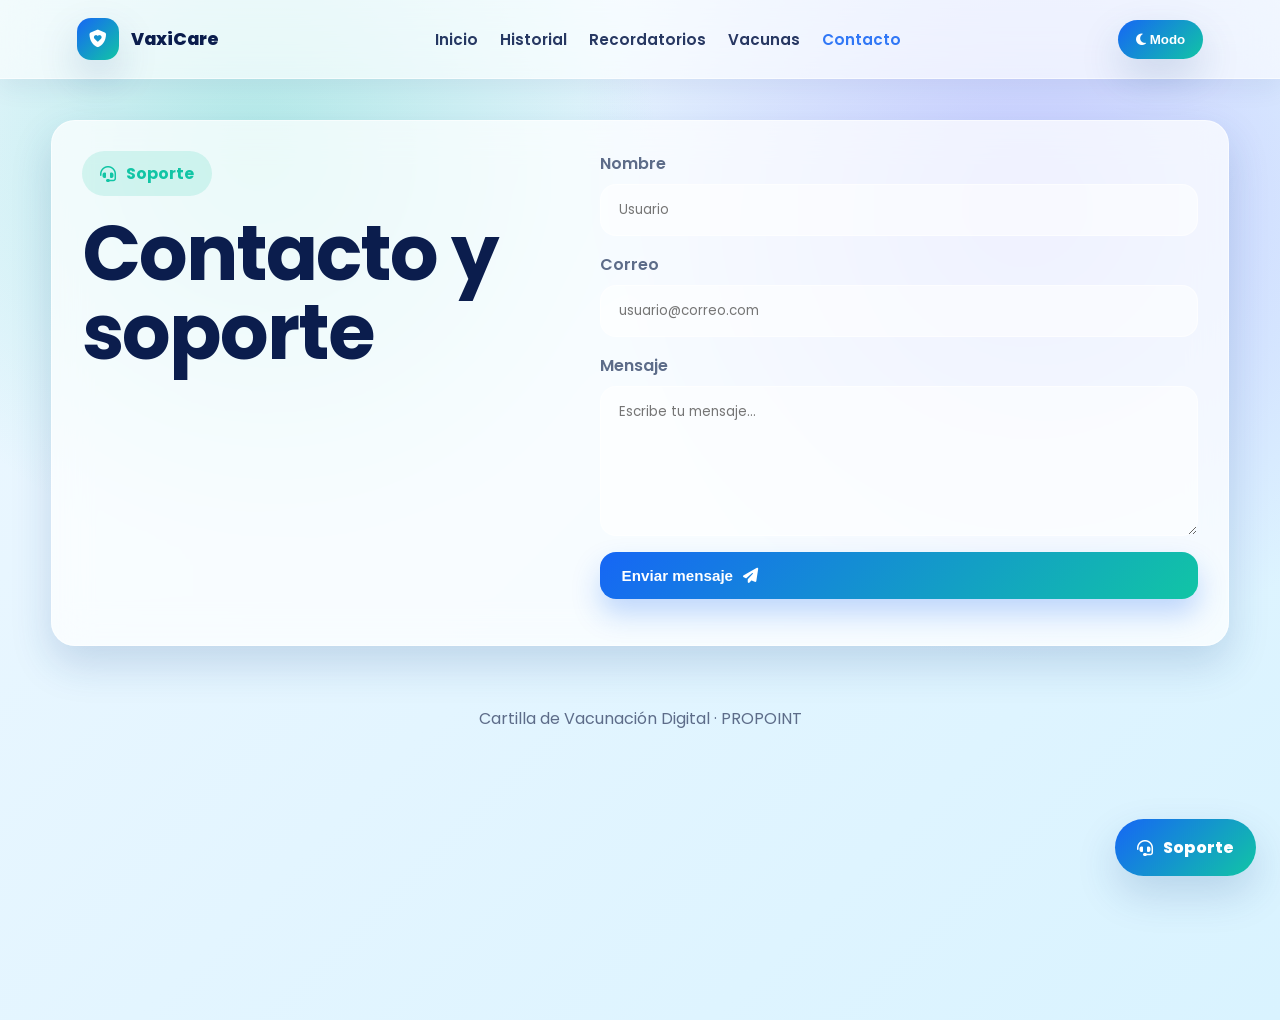
<file: pages/contacto.html>
<!DOCTYPE html>
<html lang="es">
  <head>
    <meta charset="UTF-8" />
    <meta name="viewport" content="width=device-width, initial-scale=1.0" />
    <title>Contacto</title>
    <link rel="preconnect" href="https://fonts.googleapis.com" />
    <link rel="preconnect" href="https://fonts.gstatic.com" crossorigin />
    <link
      href="https://fonts.googleapis.com/css2?family=Poppins:wght@300;400;500;600;700;800&display=swap"
      rel="stylesheet"
    />
    <link
      rel="stylesheet"
      href="https://cdnjs.cloudflare.com/ajax/libs/font-awesome/6.5.0/css/all.min.css"
    />
    <link rel="stylesheet" href="../css/styles.css" />
  </head>

  <body>

    <!-- Barra de navegación -->
    <header class="navbar">

      <!-- Logo y nombre de la página -->
      <a href="../index.html" class="brand">
        <i class="fa-solid fa-shield-heart"></i>
        <span>VaxiCare</span>
      </a>

      <!-- Menú de navegación -->
      <nav class="nav-links">

        <!-- Enlaces entre páginas -->
        <a href="../index.html">Inicio</a>
        <a href="historial.html">Historial</a>
        <a href="recordatorios.html">Recordatorios</a>
        <a href="vacunas.html">Vacunas</a>

        <!-- La clase active marca la página actual -->
        <a class="active" href="contacto.html">Contacto</a>
      </nav>

      <!-- Botón para cambiar el tema oscuro/claro -->
      <button class="theme-btn" id="themeBtn">

        <!-- Icono de luna -->
        <i class="fa-solid fa-moon"></i>

        <!-- Texto del botón -->
        <span> Modo</span>
      </button>
    </header>

    <!-- Contenido principal -->
    <main class="main-layout page-layout">

      <!-- Tarjeta principal con efecto glass -->
      <section class="glass-card contact-section">

        <!-- Encabezado de la sección -->
        <div>

          <!-- Etiqueta decorativa -->
          <span class="tag">
            <i class="fa-solid fa-headset"></i>
            Soporte
          </span>

          <!-- Título principal -->
          <h1 class="page-title">Contacto y soporte</h1>

        </div>

        <!-- Formulario de contacto -->
        <form class="contact-form" id="contactForm">

          <!-- Campo para escribir el nombre -->
          <label>
            Nombre

            <input
              type="text"
              id="nameInput"
              placeholder="Usuario"
              required
            />
          </label>

          <!-- Campo para escribir correo -->
          <label>
            Correo

            <input
              type="email"
              placeholder="usuario@correo.com"
              required
            />
          </label>

          <!-- Área para escribir mensaje -->
          <label>
            Mensaje

            <textarea
              placeholder="Escribe tu mensaje..."
              required
            ></textarea>
          </label>

          <!-- Botón para enviar -->
          <button class="btn btn-primary" type="submit">

            <!-- Texto del botón -->
            Enviar mensaje

            <!-- Icono de avión -->
            <i class="fa-solid fa-paper-plane"></i>
          </button>

          <!-- Aquí aparecerá el mensaje generado con JS -->
          <p class="form-message" id="formMessage"></p>
        </form>
      </section>
    </main>

    <!-- Botón flotante de soporte -->
    <a href="contacto.html" class="support-btn">
      <i class="fa-solid fa-headset"></i>
      Soporte
    </a>

    <!-- Pie de página -->
    <footer>
      <p>Cartilla de Vacunación Digital · PROPOINT</p>
    </footer>

    <!-- Archivo donde están los datos simulados -->
    <script src="../js/data.js"></script>

    <!-- JS principal de la página -->
    <script src="../js/app.js"></script>

    <!-- JS específico del formulario de contacto -->
    <script src="../js/contacto.js"></script>

  </body>
</html>
</file>
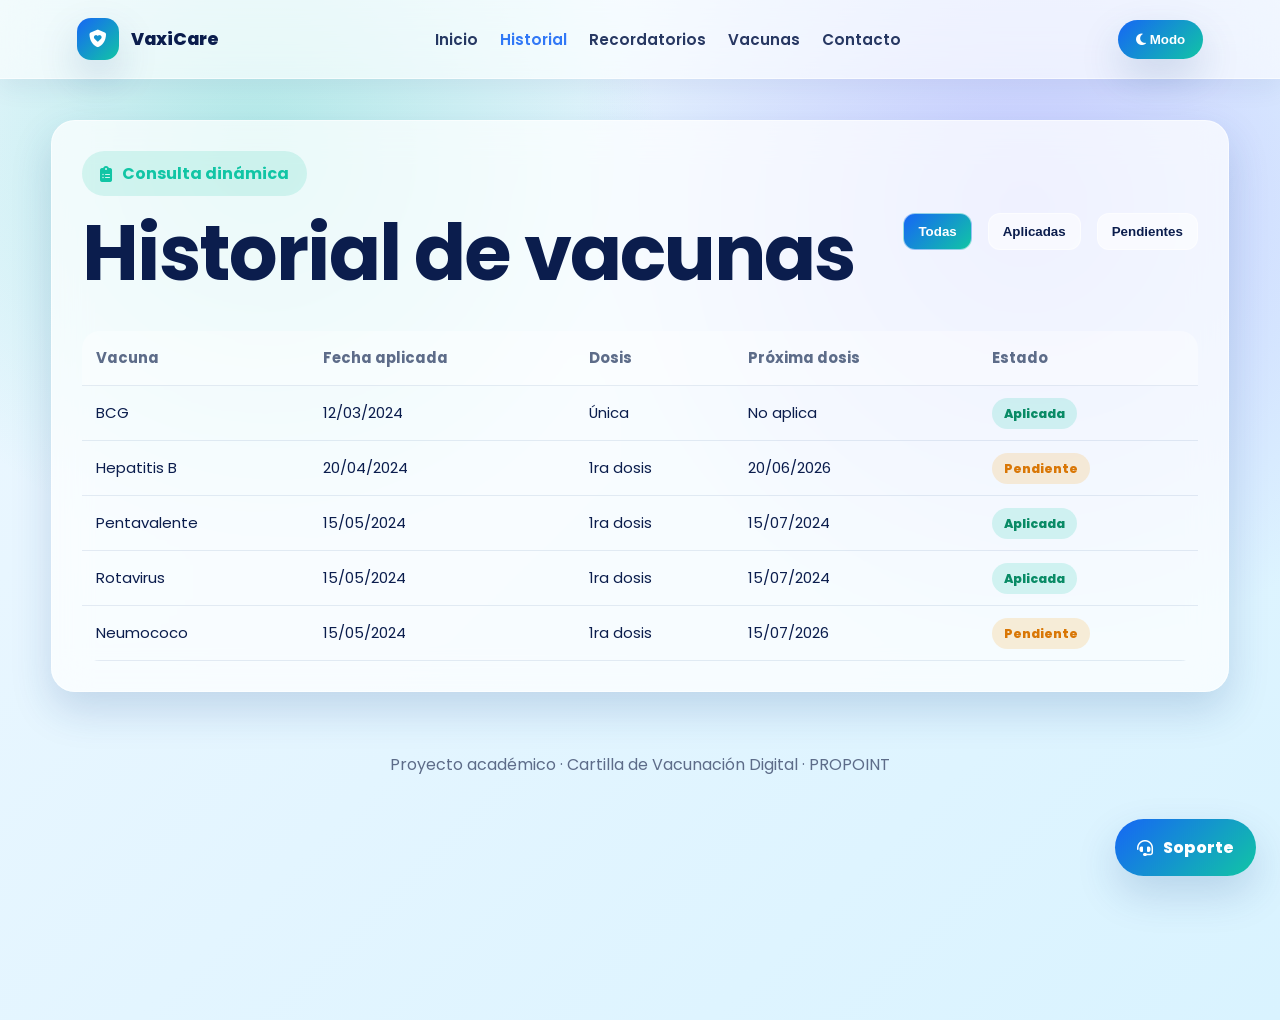
<file: pages/historial.html>
<!DOCTYPE html>
<html lang="es">
  <head>
    <meta charset="UTF-8" />
    <meta name="viewport" content="width=device-width, initial-scale=1.0" />
    <title>Historial</title>
    <link rel="preconnect" href="https://fonts.googleapis.com" />
    <link rel="preconnect" href="https://fonts.gstatic.com" crossorigin />
    <link
      href="https://fonts.googleapis.com/css2?family=Poppins:wght@300;400;500;600;700;800&display=swap"
      rel="stylesheet"
    />
    <link
      rel="stylesheet"
      href="https://cdnjs.cloudflare.com/ajax/libs/font-awesome/6.5.0/css/all.min.css"
    />
    <link rel="stylesheet" href="../css/styles.css" />
  </head>

  <body>

    <!-- Barra de navegación -->
    <header class="navbar">

      <!-- Logo y nombre de la página -->
      <a href="../index.html" class="brand">

        <!-- Icono -->
        <i class="fa-solid fa-shield-heart"></i>

        <!-- Nombre -->
        <span>VaxiCare</span>
      </a>

      <!-- Menú de navegación -->
      <nav class="nav-links">

        <!-- Enlaces entre páginas -->
        <a href="../index.html">Inicio</a>

        <!-- La clase active marca la página actual -->
        <a class="active" href="historial.html">Historial</a>

        <a href="recordatorios.html">Recordatorios</a>
        <a href="vacunas.html">Vacunas</a>
        <a href="contacto.html">Contacto</a>
      </nav>

      <!-- Botón para cambiar tema claro/oscuro -->
      <button class="theme-btn" id="themeBtn">

        <!-- Icono -->
        <i class="fa-solid fa-moon"></i>

        <!-- Texto -->
        <span> Modo</span>
      </button>
    </header>

    <!-- Contenido principal -->
    <main class="main-layout page-layout">

      <!-- Tarjeta principal -->
      <section class="glass-card section-block">

        <!-- Encabezado de la sección -->
        <div class="section-title">

          <div>

            <!-- Etiqueta decorativa -->
            <span class="tag">

              <i class="fa-solid fa-clipboard-list"></i>

              Consulta dinámica
            </span>

            <!-- Título -->
            <h1 class="page-title">
              Historial de vacunas
            </h1>
          </div>

          <!-- Botones de filtrado -->
          <div class="filters">

            <!--
              Este botón muestra todas las vacunas.
              data-filter se usa en JS para identificar el filtro.
            -->
            <button
              class="filter-btn active"
              data-filter="todas"
            >
              Todas
            </button>

            <!-- Botón para vacunas aplicadas -->
            <button
              class="filter-btn"
              data-filter="aplicada"
            >
              Aplicadas
            </button>

            <!-- Botón para vacunas pendientes -->
            <button
              class="filter-btn"
              data-filter="pendiente"
            >
              Pendientes
            </button>
          </div>
        </div>

        <!-- Contenedor de la tabla -->
        <div class="table-wrapper">

          <!-- Tabla del historial -->
          <table>

            <!-- Encabezados -->
            <thead>
              <tr>

                <th>Vacuna</th>

                <th>Fecha aplicada</th>

                <th>Dosis</th>

                <th>Próxima dosis</th>

                <th>Estado</th>
              </tr>
            </thead>

            <!--
              El tbody está vacío porque las filas
              se generan dinámicamente con JavaScript.
            -->
            <tbody id="vaccinesTable"></tbody>
          </table>
        </div>
      </section>
    </main>

    <!-- Botón flotante de soporte -->
    <a href="contacto.html" class="support-btn">

      <i class="fa-solid fa-headset"></i>

      Soporte
    </a>

    <!-- Pie de página -->
    <footer>

      <p>
        Proyecto académico · Cartilla de Vacunación Digital · PROPOINT
      </p>
    </footer>

    <!-- Archivo donde están los datos -->
    <script src="../js/data.js"></script>

    <!-- JS general del proyecto -->
    <script src="../js/app.js"></script>

    <!--
      JS encargado del historial:
      genera la tabla y aplica los filtros.
    -->
    <script src="../js/historial.js"></script>

  </body>
</html>
</file>
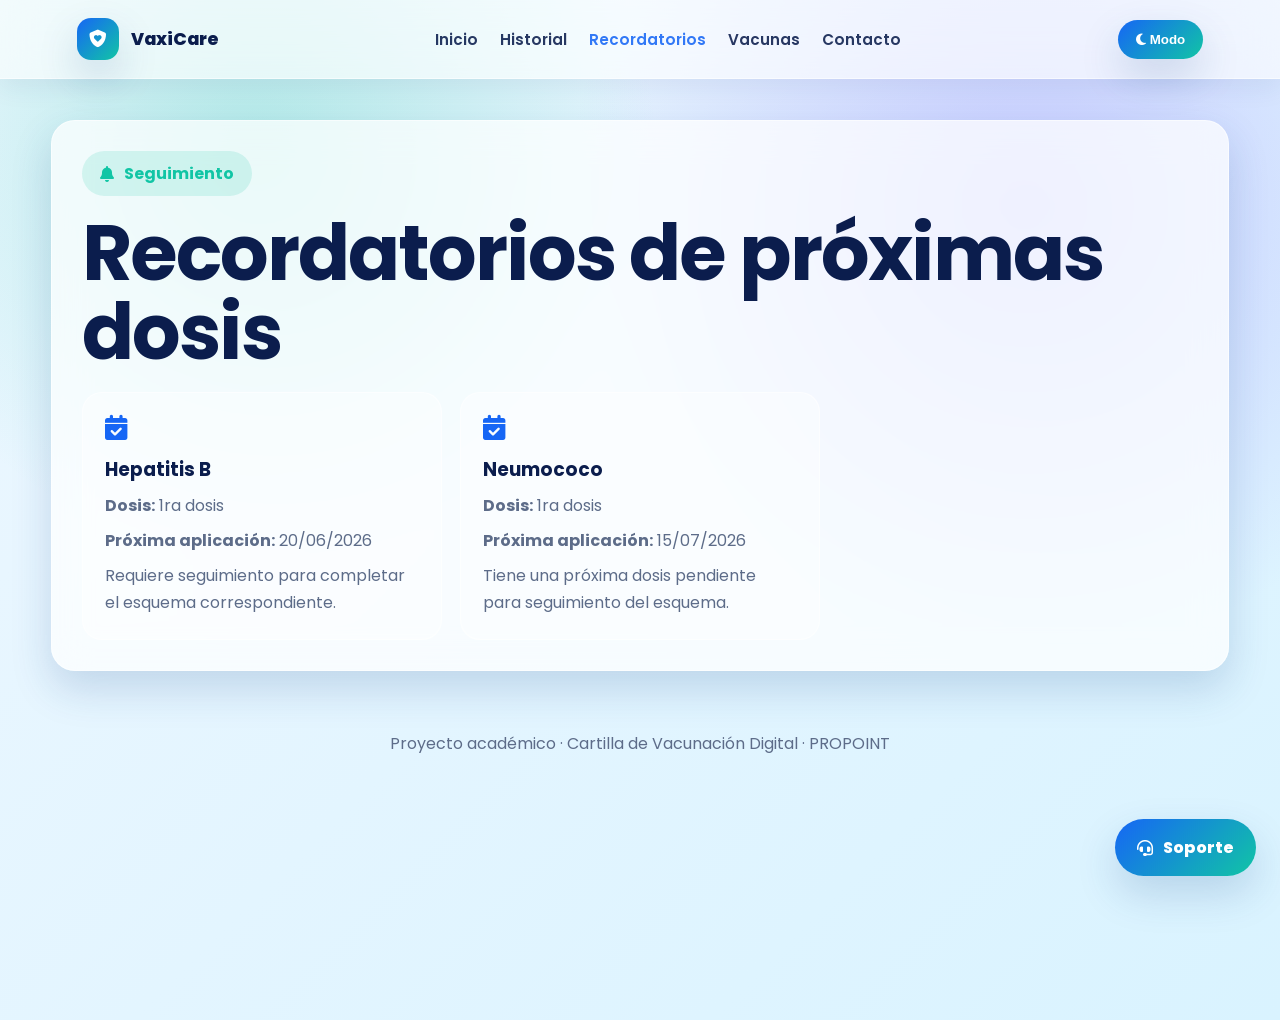
<file: pages/recordatorios.html>
<!DOCTYPE html>
<html lang="es">
  <head>
    <meta charset="UTF-8" />
    <meta name="viewport" content="width=device-width, initial-scale=1.0" />
    <title>Recordatorios</title>
    <link rel="preconnect" href="https://fonts.googleapis.com" />
    <link rel="preconnect" href="https://fonts.gstatic.com" crossorigin />
    <link
      href="https://fonts.googleapis.com/css2?family=Poppins:wght@300;400;500;600;700;800&display=swap"
      rel="stylesheet"
    />
    <link
      rel="stylesheet"
      href="https://cdnjs.cloudflare.com/ajax/libs/font-awesome/6.5.0/css/all.min.css"
    />
    <link rel="stylesheet" href="../css/styles.css" />
  </head>

  <body>

    <!-- Barra superior de navegación -->
    <header class="navbar">

      <!-- Logo y nombre de la página -->
      <a href="../index.html" class="brand">

        <!-- Icono del logo -->
        <i class="fa-solid fa-shield-heart"></i>

        <!-- Nombre del sistema -->
        <span>VaxiCare</span>
      </a>

      <!-- Menú con los enlaces principales -->
      <nav class="nav-links">

        <!-- Enlace al inicio -->
        <a href="../index.html">Inicio</a>

        <!-- Enlace al historial -->
        <a href="historial.html">Historial</a>

        <!-- Página actual marcada con active -->
        <a class="active" href="recordatorios.html">Recordatorios</a>

        <!-- Enlace a vacunas -->
        <a href="vacunas.html">Vacunas</a>

        <!-- Enlace a contacto -->
        <a href="contacto.html">Contacto</a>
      </nav>

      <!-- Botón para cambiar entre modo claro y oscuro -->
      <button class="theme-btn" id="themeBtn">

        <!-- Icono del botón de modo -->
        <i class="fa-solid fa-moon"></i>

        <!-- Texto del botón -->
        <span> Modo</span>
      </button>
    </header>

    <!-- Contenido principal de la página -->
    <main class="main-layout page-layout">

      <!-- Tarjeta donde se muestran los recordatorios -->
      <section class="glass-card section-block">

        <!-- Etiqueta pequeña de la sección -->
        <span class="tag">

          <!-- Icono de campana -->
          <i class="fa-solid fa-bell"></i>

          Seguimiento
        </span>

        <!-- Título principal -->
        <h1 class="page-title">
          Recordatorios de próximas dosis
        </h1>
        <!--
          Este contenedor está vacío porque las tarjetas
          de recordatorios se agregan desde JavaScript.
        -->
        <div class="reminders-grid" id="remindersContainer"></div>
      </section>
    </main>

    <!-- Botón flotante para ir a soporte -->
    <a href="contacto.html" class="support-btn">

      <!-- Icono de soporte -->
      <i class="fa-solid fa-headset"></i>

      Soporte
    </a>

    <!-- Pie de página -->
    <footer>

      <p>
        Proyecto académico · Cartilla de Vacunación Digital · PROPOINT
      </p>
    </footer>

    <!-- Archivo donde se encuentran los datos de ejemplo -->
    <script src="../js/data.js"></script>

    <!-- Archivo JS general del proyecto -->
    <script src="../js/app.js"></script>

    <!--
      Archivo encargado de crear los recordatorios
      y mostrarlos dentro de remindersContainer.
    -->
    <script src="../js/recordatorios.js"></script>

  </body>
</html>
</file>
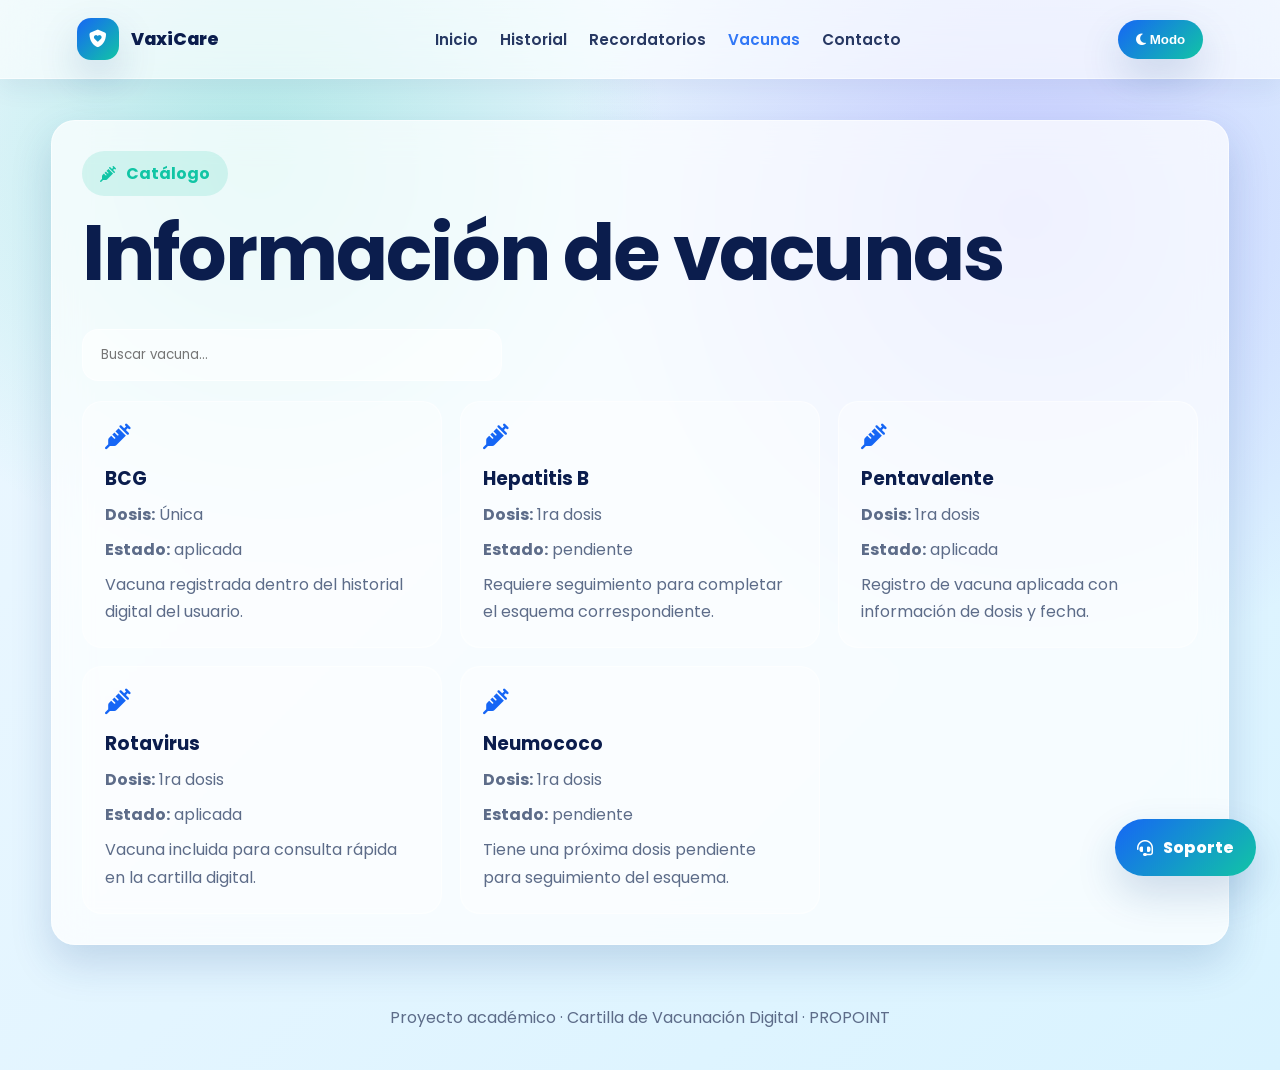
<file: pages/vacunas.html>
<!DOCTYPE html>
<html lang="es">
  <head>
    <meta charset="UTF-8" />
    <meta name="viewport" content="width=device-width, initial-scale=1.0" />
    <title>Vacunas</title>
    <link rel="preconnect" href="https://fonts.googleapis.com" />
    <link rel="preconnect" href="https://fonts.gstatic.com" crossorigin />
    <link
      href="https://fonts.googleapis.com/css2?family=Poppins:wght@300;400;500;600;700;800&display=swap"
      rel="stylesheet"
    />
    <link
      rel="stylesheet"
      href="https://cdnjs.cloudflare.com/ajax/libs/font-awesome/6.5.0/css/all.min.css"
    />
    <link rel="stylesheet" href="../css/styles.css" />
  </head>

  <body>

    <!-- Barra de navegación -->
    <header class="navbar">

      <!-- Logo y nombre de la página -->
      <a href="../index.html" class="brand">

        <!-- Icono -->
        <i class="fa-solid fa-shield-heart"></i>

        <!-- Nombre -->
        <span>VaxiCare</span>
      </a>

      <!-- Menú principal -->
      <nav class="nav-links">

        <!-- Enlaces de navegación -->
        <a href="../index.html">Inicio</a>

        <a href="historial.html">Historial</a>

        <a href="recordatorios.html">Recordatorios</a>

        <!-- Página actual -->
        <a class="active" href="vacunas.html">Vacunas</a>

        <a href="contacto.html">Contacto</a>
      </nav>

      <!-- Botón para cambiar el tema -->
      <button class="theme-btn" id="themeBtn">

        <!-- Icono -->
        <i class="fa-solid fa-moon"></i>

        <!-- Texto -->
        <span> Modo</span>
      </button>
    </header>

    <!-- Contenido principal -->
    <main class="main-layout page-layout">

      <!-- Tarjeta principal -->
      <section class="glass-card section-block">

        <!-- Encabezado de la sección -->
        <div class="section-title">

          <div>

            <!-- Etiqueta decorativa -->
            <span class="tag">

              <!-- Icono -->
              <i class="fa-solid fa-syringe"></i>

              Catálogo
            </span>

            <!-- Título principal -->
            <h1 class="page-title">
              Información de vacunas
            </h1>

          </div>

          <!--
            Input para buscar vacunas.
            type="search" ayuda a que el navegador
            lo reconozca como buscador.
          -->
          <input
            class="search-input"
            id="searchInput"
            type="search"
            placeholder="Buscar vacuna..."
          />
        </div>

        <!--
          Contenedor donde JavaScript agregará
          dinámicamente las tarjetas de vacunas.
        -->
        <div
          class="catalog-grid"
          id="catalogContainer"
        ></div>
      </section>
    </main>

    <!-- Botón flotante de soporte -->
    <a href="contacto.html" class="support-btn">

      <!-- Icono -->
      <i class="fa-solid fa-headset"></i>

      Soporte
    </a>

    <!-- Pie de página -->
    <footer>

      <p>
        Proyecto académico · Cartilla de Vacunación Digital · PROPOINT
      </p>
    </footer>

    <!-- Archivo con los datos de vacunas -->
    <script src="../js/data.js"></script>

    <!-- Archivo JS general -->
    <script src="../js/app.js"></script>

    <!--
      Archivo encargado de:
      - Mostrar las vacunas
      - Crear las tarjetas
      - Realizar las búsquedas dinámicas
    -->
    <script src="../js/vacunas.js"></script>

  </body>
</html>
</file>
<file: css/styles.css>
/* VaxiCare */
:root {
    --bg: #edf7ff;
    --bg2: #d9f3ff;
    --text: #0b1d4d;
    --muted: #5d6c89;
    --primary: #1666f5;
    --secondary: #11c5a5;
    --card: rgba(255, 255, 255, .72);
    --soft: rgba(255, 255, 255, .36);
    --border: rgba(255, 255, 255, .55);
    --shadow: 0 18px 40px rgba(23, 72, 140, .18);
    --radius: 24px
}

body.dark {
    --bg: #081222;
    --bg2: #10213b;
    --text: #f3f8ff;
    --muted: #b8c7df;
    --card: rgba(15, 30, 55, .72);
    --soft: rgba(255, 255, 255, .08);
    --border: rgba(255, 255, 255, .12);
    --shadow: 0 18px 40px rgba(0, 0, 0, .35)
}

* {
    margin: 0;
    padding: 0;
    box-sizing: border-box
}

html {
    scroll-behavior: smooth
}

body {
    min-height: 100vh;
    font-family: Poppins, sans-serif;
    color: var(--text);
    background: radial-gradient(circle at 20% 15%, rgba(17, 197, 165, .25), transparent 30%), radial-gradient(circle at 80% 20%, rgba(123, 97, 255, .28), transparent 35%), linear-gradient(135deg, var(--bg), var(--bg2));
    overflow-x: hidden
}

.navbar {
    position: fixed;
    top: 0;
    left: 0;
    width: 100%;
    z-index: 1000;
    display: flex;
    justify-content: space-between;
    align-items: center;
    gap: 18px;
    padding: 18px 6%;
    background: rgba(255, 255, 255, .62);
    backdrop-filter: blur(18px);
    border-bottom: 1px solid var(--border);
    box-shadow: 0 8px 24px rgba(30, 60, 120, .08)
}

body.dark .navbar {
    background: rgba(9, 18, 35, .72)
}

.brand {
    display: flex;
    align-items: center;
    gap: 12px;
    font-weight: 800;
    font-size: 1.1rem;
    color: var(--text);
    text-decoration: none
}

.brand i {
    width: 42px;
    height: 42px;
    display: grid;
    place-items: center;
    border-radius: 14px;
    color: #fff;
    background: linear-gradient(135deg, var(--primary), var(--secondary));
    box-shadow: var(--shadow)
}

.nav-links {
    display: flex;
    gap: 22px;
    align-items: center
}

.nav-links a {
    text-decoration: none;
    color: var(--text);
    font-weight: 600;
    font-size: .95rem;
    opacity: .88
}

.nav-links a:hover,
.nav-links a.active {
    color: var(--primary)
}

.theme-btn {
    border: none;
    cursor: pointer;
    padding: 12px 18px;
    border-radius: 999px;
    color: #fff;
    background: linear-gradient(135deg, var(--primary), var(--secondary));
    box-shadow: var(--shadow);
    font-weight: 700
}

.main-layout {
    width: min(1450px, 92%);
    margin: 120px auto 60px;
    display: grid;
    grid-template-columns: 1.1fr .9fr;
    gap: 24px
}

.page-layout {
    grid-template-columns: 1fr
}

.glass-card {
    background: var(--card);
    border: 1px solid var(--border);
    border-radius: var(--radius);
    box-shadow: var(--shadow);
    backdrop-filter: blur(18px)
}

.hero {
    grid-column: 1/-1;
    display: grid;
    grid-template-columns: 1fr .85fr;
    align-items: center;
    min-height: 440px;
    padding: 45px;
    overflow: hidden;
    position: relative
}

.hero:before {
    content: "";
    position: absolute;
    width: 360px;
    height: 360px;
    right: -80px;
    top: -80px;
    border-radius: 50%;
    background: rgba(22, 102, 245, .13)
}

.hero-content {
    position: relative;
    z-index: 2
}

.tag {
    display: inline-flex;
    gap: 10px;
    align-items: center;
    padding: 10px 18px;
    border-radius: 999px;
    background: rgba(17, 197, 165, .14);
    color: var(--secondary);
    font-weight: 700;
    margin-bottom: 18px
}

.hero h1,
.page-title {
    font-size: clamp(2.4rem, 6vw, 5.2rem);
    line-height: 1.03;
    margin-bottom: 18px;
    letter-spacing: -2px
}

.hero h1 span {
    background: linear-gradient(135deg, var(--primary), var(--secondary));
    -webkit-background-clip: text;
    color: transparent
}

.hero p,
.page-description {
    max-width: 720px;
    color: var(--muted);
    font-size: 1.05rem;
    line-height: 1.8;
    margin-bottom: 28px
}

.hero-actions,
.filters {
    display: flex;
    gap: 16px;
    flex-wrap: wrap
}

.btn {
    border: none;
    cursor: pointer;
    border-radius: 16px;
    padding: 15px 22px;
    font-weight: 700;
    font-size: .95rem;
    transition: .3s;
    text-decoration: none;
    display: inline-flex;
    gap: 10px;
    align-items: center
}

.btn-primary {
    background: linear-gradient(135deg, var(--primary), var(--secondary));
    color: #fff;
    box-shadow: 0 15px 28px rgba(22, 102, 245, .25)
}

.btn-secondary {
    color: var(--primary);
    background: rgba(255, 255, 255, .62);
    border: 1px solid var(--border)
}

.btn:hover {
    transform: translateY(-4px)
}

.model-area {
    height: 420px;
    display: grid;
    place-items: center;
    z-index: 2
}

model-viewer {
    width: 100%;
    height: 100%;
    min-height: 360px;
    filter: drop-shadow(0 28px 35px rgba(22, 102, 245, .22))
}

.stats-grid,
.features-grid,
.catalog-grid,
.reminders-grid,
.requirements-grid {
    display: grid;
    gap: 18px
}

.stats-grid {
    grid-column: 1/-1;
    grid-template-columns: repeat(4, 1fr)
}

.features-grid,
.catalog-grid,
.reminders-grid {
    grid-template-columns: repeat(3, 1fr);
    margin-top: 20px
}

.requirements-grid {
    grid-template-columns: repeat(5, 1fr);
    margin-top: 20px
}

.stat-card,
.feature-card,
.catalog-card,
.reminder-card {
    background: var(--soft);
    border: 1px solid var(--border);
    border-radius: 20px;
    padding: 22px
}

.stat-card {
    display: flex;
    align-items: center;
    gap: 18px
}

.icon-box {
    min-width: 58px;
    height: 58px;
    display: grid;
    place-items: center;
    border-radius: 18px;
    color: #fff;
    background: linear-gradient(135deg, var(--primary), var(--secondary));
    font-size: 1.35rem
}

.stat-card small {
    color: var(--muted);
    font-weight: 600
}

.stat-card h3 {
    font-size: 1.5rem;
    margin-top: 4px
}

.section-block,
.contact-section {
    grid-column: 1/-1;
    padding: 30px
}

.section-title {
    display: flex;
    justify-content: space-between;
    align-items: center;
    gap: 18px;
    margin-bottom: 20px;
    flex-wrap: wrap
}

.requirements-grid span {
    padding: 13px 15px;
    border-radius: 999px;
    text-align: center;
    font-weight: 700;
    background: rgba(22, 102, 245, .10);
    color: var(--primary)
}

.feature-card i,
.catalog-card i,
.reminder-card i {
    font-size: 1.6rem;
    color: var(--primary);
    margin-bottom: 14px
}

.feature-card p,
.catalog-card p,
.reminder-card p {
    color: var(--muted);
    margin-top: 8px;
    line-height: 1.7
}

.table-wrapper {
    overflow-x: auto
}

table {
    width: 100%;
    border-collapse: collapse;
    border-radius: 18px;
    overflow: hidden
}

th,
td {
    padding: 16px 14px;
    text-align: left;
    border-bottom: 1px solid rgba(120, 150, 190, .18);
    font-size: .93rem
}

th {
    color: var(--muted);
    background: var(--soft)
}

.badge {
    padding: 7px 12px;
    border-radius: 999px;
    font-weight: 800;
    font-size: .78rem
}

.aplicada {
    color: #098b66;
    background: rgba(17, 197, 165, .16)
}

.pendiente {
    color: #d97706;
    background: rgba(245, 158, 11, .16)
}

.filter-btn {
    border: 1px solid var(--border);
    padding: 10px 14px;
    border-radius: 12px;
    cursor: pointer;
    background: rgba(255, 255, 255, .55);
    color: var(--text);
    font-weight: 700
}

.filter-btn.active {
    color: #fff;
    background: linear-gradient(135deg, var(--primary), var(--secondary))
}

.search-input,
.contact-form input,
.contact-form textarea {
    width: min(420px, 100%);
    padding: 15px 18px;
    border: 1px solid var(--border);
    outline: none;
    border-radius: 16px;
    font-family: inherit;
    background: rgba(255, 255, 255, .55);
    color: var(--text)
}

.contact-section {
    display: grid;
    grid-template-columns: .9fr 1.1fr;
    gap: 28px;
    align-items: start
}

.contact-form {
    display: grid;
    gap: 16px
}

.contact-form label {
    display: grid;
    gap: 8px;
    color: var(--muted);
    font-weight: 600
}

.contact-form input,
.contact-form textarea {
    width: 100%
}


.contact-form textarea {
    min-height: 150px;
    resize: vertical
}

.form-message {
    color: var(--secondary);
    font-weight: 700
}

.support-btn {
    position: fixed;
    right: 24px;
    bottom: 24px;
    z-index: 1000;
    color: #fff;
    background: linear-gradient(135deg, var(--primary), var(--secondary));
    padding: 16px 22px;
    border-radius: 999px;
    text-decoration: none;
    font-weight: 800;
    box-shadow: var(--shadow);
    display: flex;
    gap: 10px;
    align-items: center
}

footer {
    width: min(1450px, 92%);
    margin: 0 auto 40px;
    text-align: center;
    color: var(--muted)
}

@media(max-width:1050px) {

    .main-layout,
    .hero,
    .contact-section {
        grid-template-columns: 1fr
    }

    .stats-grid,
    .features-grid,
    .catalog-grid,
    .reminders-grid {
        grid-template-columns: repeat(2, 1fr)
    }

    .requirements-grid {
        grid-template-columns: repeat(3, 1fr)
    }

    .nav-links {
        display: none
    }
}

@media(max-width:680px) {
    .navbar {
        padding: 14px 4%
    }

    .brand span,
    .theme-btn span {
        display: none
    }

    .main-layout {
        width: 94%;
        margin-top: 95px
    }

    .hero,
    .section-block,
    .contact-section {
        padding: 22px
    }

    .stats-grid,
    .features-grid,
    .catalog-grid,
    .reminders-grid,
    .requirements-grid {
        grid-template-columns: 1fr
    }

    .model-area {
        height: 320px
    }

    model-viewer {
        min-height: 290px
    }

    .support-btn {
        right: 14px;
        bottom: 14px;
        padding: 14px 16px;
        font-size: .85rem
    }
}

/* MENU RESPONSIVE */
.menu-toggle {
    display: none;
    border: none;
    cursor: pointer;
    background: linear-gradient(135deg, var(--primary), var(--secondary));
    color: #fff;
    width: 44px;
    height: 44px;
    border-radius: 14px;
    font-size: 1.2rem;
    box-shadow: var(--shadow);
}

@media(max-width:1050px) {

    .menu-toggle {
        display: grid;
        place-items: center;
    }

    .nav-links {
        display: none;
        position: absolute;
        top: 78px;
        left: 4%;
        right: 4%;
        flex-direction: column;
        gap: 12px;
        padding: 20px;
        border-radius: 22px;
        background: var(--card);
        border: 1px solid var(--border);
        box-shadow: var(--shadow);
        backdrop-filter: blur(18px);
    }

    .nav-links.active {
        display: flex;
    }

    .nav-links a {
        width: 100%;
        text-align: center;
        padding: 12px;
        border-radius: 14px;
        background: var(--soft);
    }
}

@media(max-width:680px) {

    .navbar {
        gap: 10px;
    }

    .hero-actions {
        flex-direction: column;
    }

    .hero-actions .btn {
        width: 100%;
        justify-content: center;
    }

    .hero {
        padding: 24px;
    }

    .hero h1 {
        font-size: 2.3rem;
    }

    .hero p {
        font-size: .95rem;
    }

    .model-area {
        height: 260px;
    }

    model-viewer {
        min-height: 240px;
    }

    .feature-card,
    .stat-card,
    .catalog-card,
    .reminder-card {
        padding: 18px;
    }

    .support-btn {
        right: 12px;
        bottom: 12px;
        padding: 12px 16px;
    }
}
</file>
